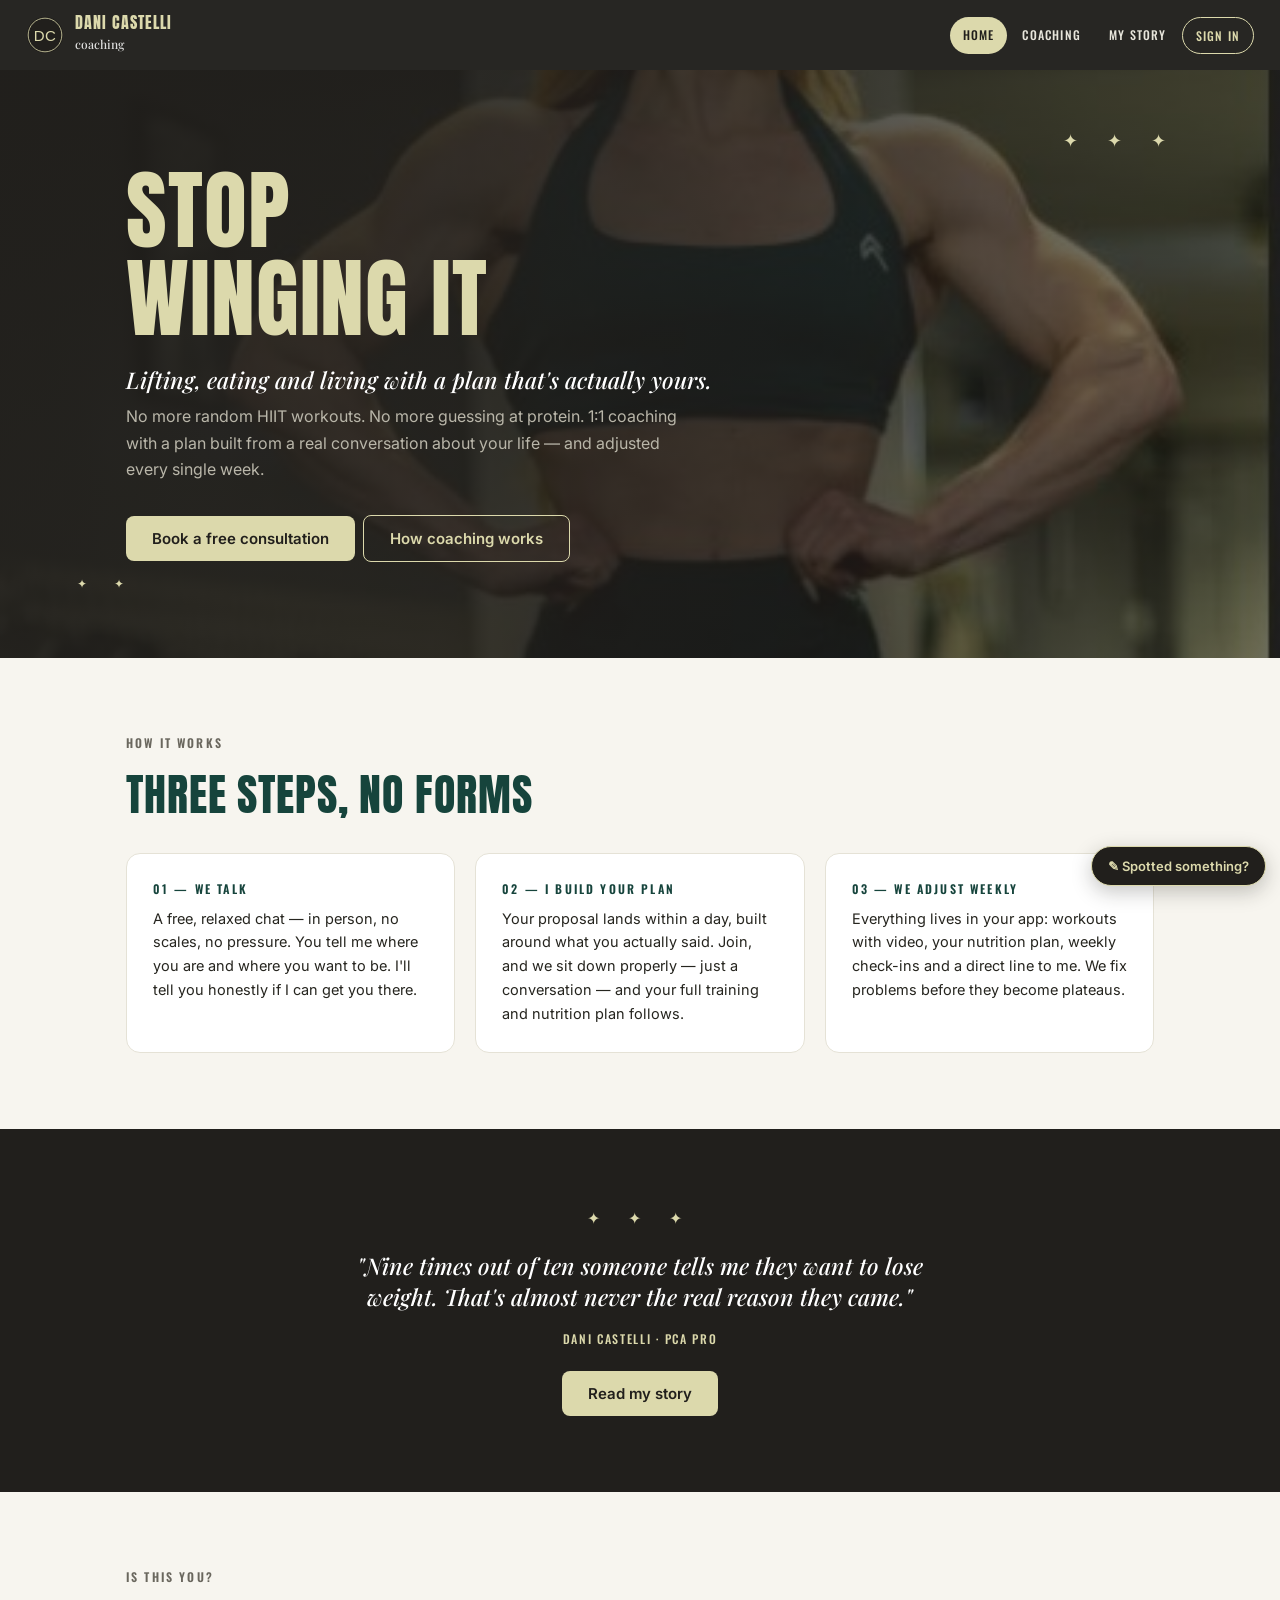
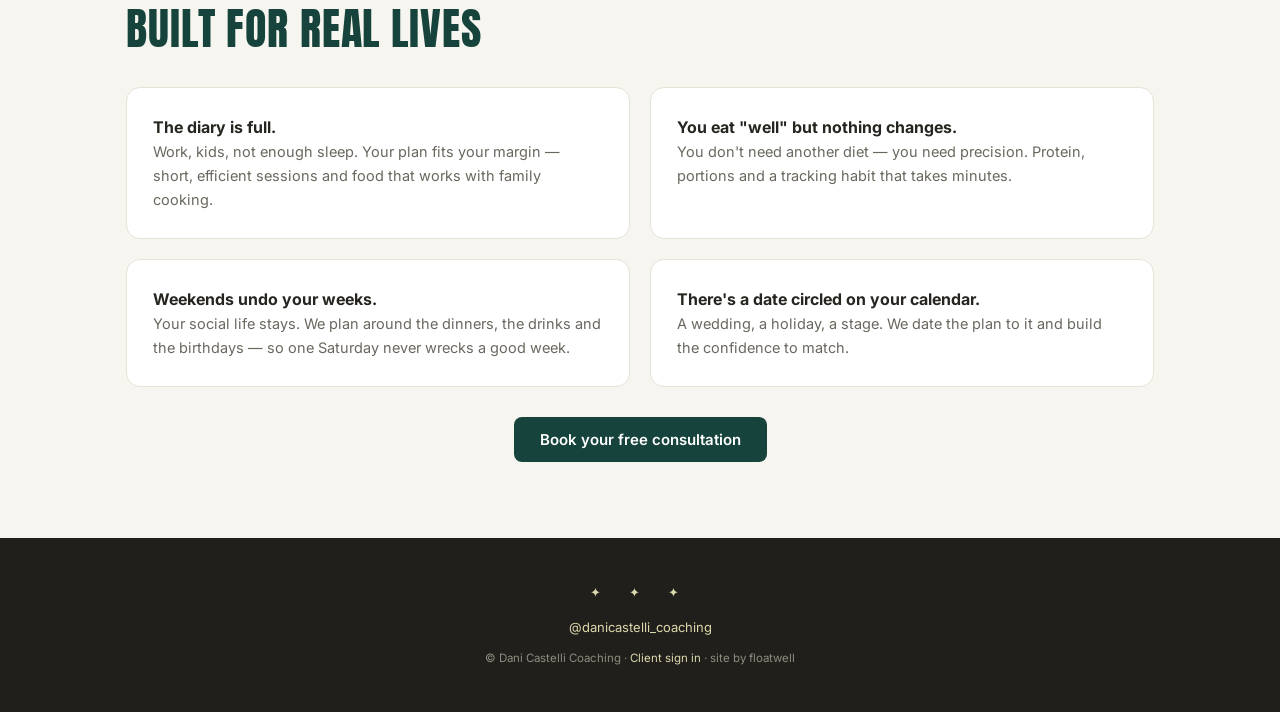
<file: index.html>
<!DOCTYPE html>
<html lang="en-GB">
<head>
<meta charset="utf-8">
<meta name="viewport" content="width=device-width, initial-scale=1">
<title>Dani Castelli Coaching — stop winging it</title>
<meta name="description" content="1:1 coaching with Dani Castelli, PCA Pro. Personal training and nutrition plans built around your life — no more random workouts.">
<meta name="robots" content="noindex"><!-- remove at go-live -->
<link rel="icon" href="assets/logo-roundel.svg" type="image/svg+xml">
<link rel="preconnect" href="https://fonts.googleapis.com">
<link href="https://fonts.googleapis.com/css2?family=Anton&family=Oswald:wght@500;600&family=Playfair+Display:ital,wght@1,500&family=Inter:wght@400;500;600;700&display=swap" rel="stylesheet">
<link rel="stylesheet" href="assets/brand.css">
</head>
<body>
<nav class="site" aria-label="Primary">
  <a class="lockup" href="index.html" aria-label="Dani Castelli Coaching — home">
    <img src="assets/logo-roundel.svg" alt="" width="38" height="38">
    <span class="wm"><b>Dani Castelli</b><i>coaching</i></span>
  </a>
  <div class="links">
    <a href="index.html" aria-current="page">Home</a>
    <a href="coaching.html">Coaching</a>
    <a href="story.html">My story</a>
    <a href="signin.html" class="cta">Sign in</a>
  </div>
</nav>

<div class="hero hero-photo">
  <span class="spark" style="top:56px;right:8%">✦ ✦ ✦</span>
  <span class="spark" style="bottom:64px;left:6%;font-size:12px">✦ ✦</span>
  <div class="wrap">
    <h1 class="display">Stop<br>winging it</h1>
    <p class="sub accent">Lifting, eating and living with a plan that's actually yours.</p>
    <p class="body">No more random HIIT workouts. No more guessing at protein. 1:1 coaching with a plan built from a real conversation about your life — and adjusted every single week.</p>
    <a class="btn bone" data-url="consultBookingUrl" href="#">Book a free consultation</a>&nbsp;
    <a class="btn ghost" href="coaching.html">How coaching works</a>
  </div>
</div>

<section>
  <div class="wrap">
    <div class="kicker">How it works</div>
    <h2 class="title">Three steps, no forms</h2>
    <div class="grid three" style="margin-top:26px">
      <div class="card">
        <div class="kicker" style="color:var(--green)">01 — We talk</div>
        <p style="font-size:14.5px">A free, relaxed chat — in person, no scales, no pressure. You tell me where you are and where you want to be. I'll tell you honestly if I can get you there.</p>
      </div>
      <div class="card">
        <div class="kicker" style="color:var(--green)">02 — I build your plan</div>
        <p style="font-size:14.5px">Your proposal lands within a day, built around what you actually said. Join, and we sit down properly — just a conversation — and your full training and nutrition plan follows.</p>
      </div>
      <div class="card">
        <div class="kicker" style="color:var(--green)">03 — We adjust weekly</div>
        <p style="font-size:14.5px">Everything lives in your app: workouts with video, your nutrition plan, weekly check-ins and a direct line to me. We fix problems before they become plateaus.</p>
      </div>
    </div>
  </div>
</section>

<section style="background:var(--charcoal);color:#fff">
  <div class="wrap" style="text-align:center">
    <span class="spark">✦ ✦ ✦</span>
    <p class="accent" style="max-width:640px;margin:18px auto;color:#fff">"Nine times out of ten someone tells me they want to lose weight. That's almost never the real reason they came."</p>
    <p style="font:500 12px var(--osw);letter-spacing:.14em;text-transform:uppercase;color:var(--bone)">Dani Castelli · PCA Pro</p>
    <p style="margin-top:24px"><a class="btn bone" href="story.html">Read my story</a></p>
  </div>
</section>

<section>
  <div class="wrap">
    <div class="kicker">Is this you?</div>
    <h2 class="title">Built for real lives</h2>
    <div class="grid two" style="margin-top:26px">
      <div class="card"><b>The diary is full.</b><p style="font-size:14.5px;color:var(--muted)">Work, kids, not enough sleep. Your plan fits your margin — short, efficient sessions and food that works with family cooking.</p></div>
      <div class="card"><b>You eat "well" but nothing changes.</b><p style="font-size:14.5px;color:var(--muted)">You don't need another diet — you need precision. Protein, portions and a tracking habit that takes minutes.</p></div>
      <div class="card"><b>Weekends undo your weeks.</b><p style="font-size:14.5px;color:var(--muted)">Your social life stays. We plan around the dinners, the drinks and the birthdays — so one Saturday never wrecks a good week.</p></div>
      <div class="card"><b>There's a date circled on your calendar.</b><p style="font-size:14.5px;color:var(--muted)">A wedding, a holiday, a stage. We date the plan to it and build the confidence to match.</p></div>
    </div>
    <p style="margin-top:30px;text-align:center"><a class="btn" data-url="consultBookingUrl" href="#">Book your free consultation</a></p>
  </div>
</section>

<footer class="site">
  <span class="spark">✦ ✦ ✦</span>
  <a data-url="instagramUrl" href="#">@danicastelli_coaching</a>
  <p class="fine">© Dani Castelli Coaching · <a href="signin.html">Client sign in</a> · site by floatwell</p>
</footer>
<script src="assets/config.js"></script>
<script src="assets/feedback.js"></script>
</body>
</html>
</file>
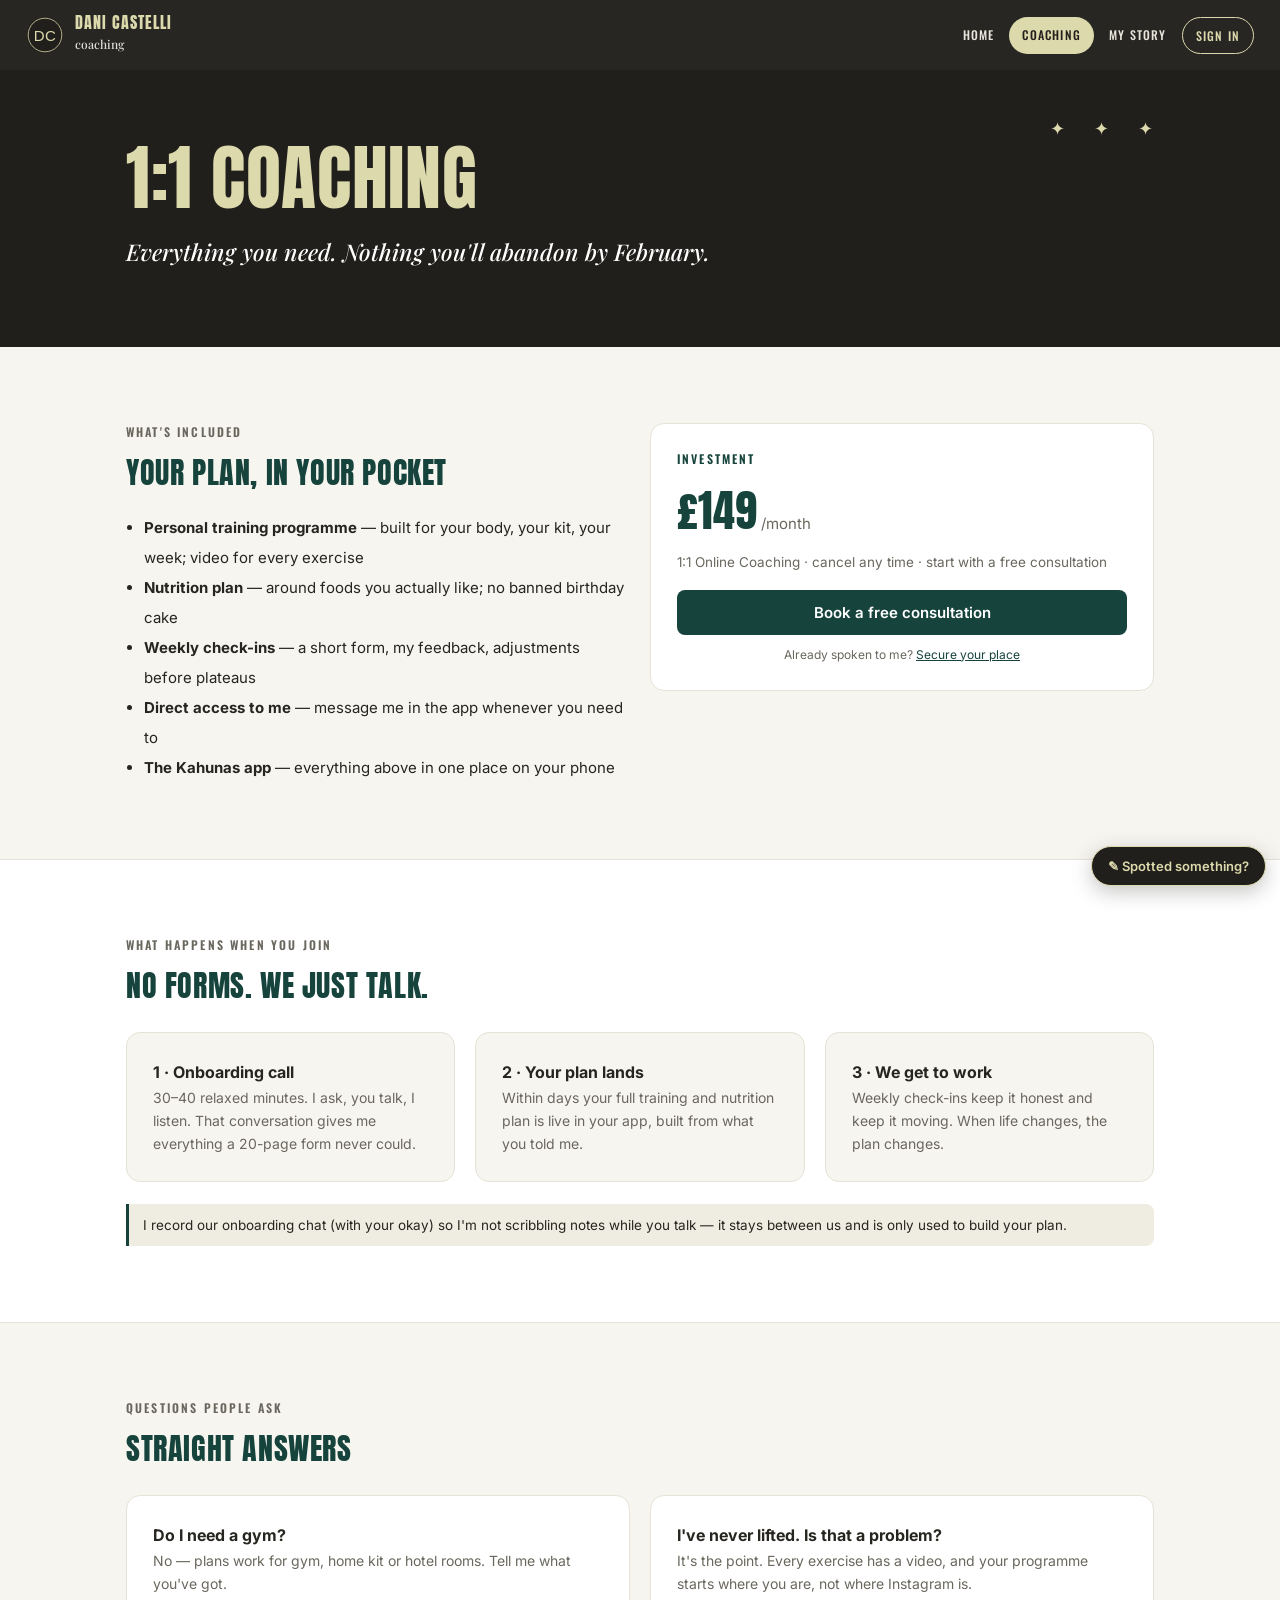
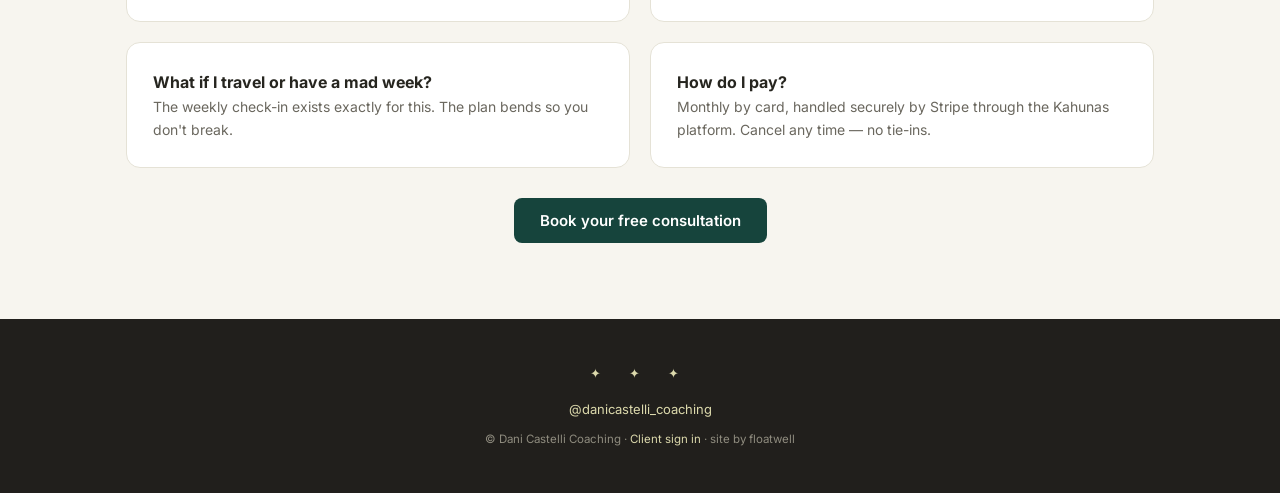
<file: coaching.html>
<!DOCTYPE html>
<html lang="en-GB">
<head>
<meta charset="utf-8">
<meta name="viewport" content="width=device-width, initial-scale=1">
<title>1:1 Coaching — Dani Castelli Coaching</title>
<meta name="description" content="What 1:1 coaching with Dani Castelli includes: personal training plan, nutrition plan, weekly check-ins and direct access — all in the Kahunas app.">
<meta name="robots" content="noindex"><!-- remove at go-live -->
<link rel="icon" href="assets/logo-roundel.svg" type="image/svg+xml">
<link rel="preconnect" href="https://fonts.googleapis.com">
<link href="https://fonts.googleapis.com/css2?family=Anton&family=Oswald:wght@500;600&family=Playfair+Display:ital,wght@1,500&family=Inter:wght@400;500;600;700&display=swap" rel="stylesheet">
<link rel="stylesheet" href="assets/brand.css">
</head>
<body>
<nav class="site" aria-label="Primary">
  <a class="lockup" href="index.html" aria-label="Dani Castelli Coaching — home">
    <img src="assets/logo-roundel.svg" alt="" width="38" height="38">
    <span class="wm"><b>Dani Castelli</b><i>coaching</i></span>
  </a>
  <div class="links">
    <a href="index.html">Home</a>
    <a href="coaching.html" aria-current="page">Coaching</a>
    <a href="story.html">My story</a>
    <a href="signin.html" class="cta">Sign in</a>
  </div>
</nav>

<div class="hero" style="padding:72px 0">
  <span class="spark" style="top:44px;right:9%">✦ ✦ ✦</span>
  <div class="wrap">
    <h1 class="display" style="font-size:clamp(40px,6vw,72px)">1:1 Coaching</h1>
    <p class="sub accent">Everything you need. Nothing you'll abandon by February.</p>
  </div>
</div>

<section>
  <div class="wrap">
    <div class="grid two">
      <div>
        <div class="kicker">What's included</div>
        <h2 class="title" style="font-size:30px">Your plan, in your pocket</h2>
        <ul style="margin:18px 0 0 18px;font-size:15px;line-height:2">
          <li><b>Personal training programme</b> — built for your body, your kit, your week; video for every exercise</li>
          <li><b>Nutrition plan</b> — around foods you actually like; no banned birthday cake</li>
          <li><b>Weekly check-ins</b> — a short form, my feedback, adjustments before plateaus</li>
          <li><b>Direct access to me</b> — message me in the app whenever you need to</li>
          <li><b>The Kahunas app</b> — everything above in one place on your phone</li>
        </ul>
      </div>
      <div class="card" style="align-self:start">
        <div class="kicker" style="color:var(--green)">Investment</div>
        <div style="font:400 44px var(--anton);color:var(--green)">£<span class="bind-price">149</span><span style="font:400 15px var(--inter);color:var(--muted)"> /month</span></div>
        <p style="font-size:13.5px;color:var(--muted);margin:8px 0 16px"><span class="bind-package">1:1 Online Coaching</span> · cancel any time · start with a free consultation</p>
        <a class="btn" data-url="consultBookingUrl" href="#" style="width:100%;text-align:center">Book a free consultation</a>
        <p style="font-size:12px;color:var(--muted);margin-top:10px;text-align:center">Already spoken to me? <a data-url="checkoutUrl" href="#">Secure your place</a></p>
      </div>
    </div>
  </div>
</section>

<section style="background:var(--white);border-top:1px solid var(--line);border-bottom:1px solid var(--line)">
  <div class="wrap">
    <div class="kicker">What happens when you join</div>
    <h2 class="title" style="font-size:30px">No forms. We just talk.</h2>
    <div class="grid three" style="margin-top:24px">
      <div class="card" style="background:var(--paper)"><b>1 · Onboarding call</b><p style="font-size:14px;color:var(--muted)">30–40 relaxed minutes. I ask, you talk, I listen. That conversation gives me everything a 20-page form never could.</p></div>
      <div class="card" style="background:var(--paper)"><b>2 · Your plan lands</b><p style="font-size:14px;color:var(--muted)">Within days your full training and nutrition plan is live in your app, built from what you told me.</p></div>
      <div class="card" style="background:var(--paper)"><b>3 · We get to work</b><p style="font-size:14px;color:var(--muted)">Weekly check-ins keep it honest and keep it moving. When life changes, the plan changes.</p></div>
    </div>
    <div class="note" style="margin-top:22px">I record our onboarding chat (with your okay) so I'm not scribbling notes while you talk — it stays between us and is only used to build your plan.</div>
  </div>
</section>

<section>
  <div class="wrap">
    <div class="kicker">Questions people ask</div>
    <h2 class="title" style="font-size:30px">Straight answers</h2>
    <div class="grid two" style="margin-top:24px">
      <div class="card"><b>Do I need a gym?</b><p style="font-size:14px;color:var(--muted)">No — plans work for gym, home kit or hotel rooms. Tell me what you've got.</p></div>
      <div class="card"><b>I've never lifted. Is that a problem?</b><p style="font-size:14px;color:var(--muted)">It's the point. Every exercise has a video, and your programme starts where you are, not where Instagram is.</p></div>
      <div class="card"><b>What if I travel or have a mad week?</b><p style="font-size:14px;color:var(--muted)">The weekly check-in exists exactly for this. The plan bends so you don't break.</p></div>
      <div class="card"><b>How do I pay?</b><p style="font-size:14px;color:var(--muted)">Monthly by card, handled securely by Stripe through the Kahunas platform. Cancel any time — no tie-ins.</p></div>
    </div>
    <p style="margin-top:30px;text-align:center"><a class="btn" data-url="consultBookingUrl" href="#">Book your free consultation</a></p>
  </div>
</section>

<footer class="site">
  <span class="spark">✦ ✦ ✦</span>
  <a data-url="instagramUrl" href="#">@danicastelli_coaching</a>
  <p class="fine">© Dani Castelli Coaching · <a href="signin.html">Client sign in</a> · site by floatwell</p>
</footer>
<script src="assets/config.js"></script>
<script src="assets/feedback.js"></script>
</body>
</html>
</file>
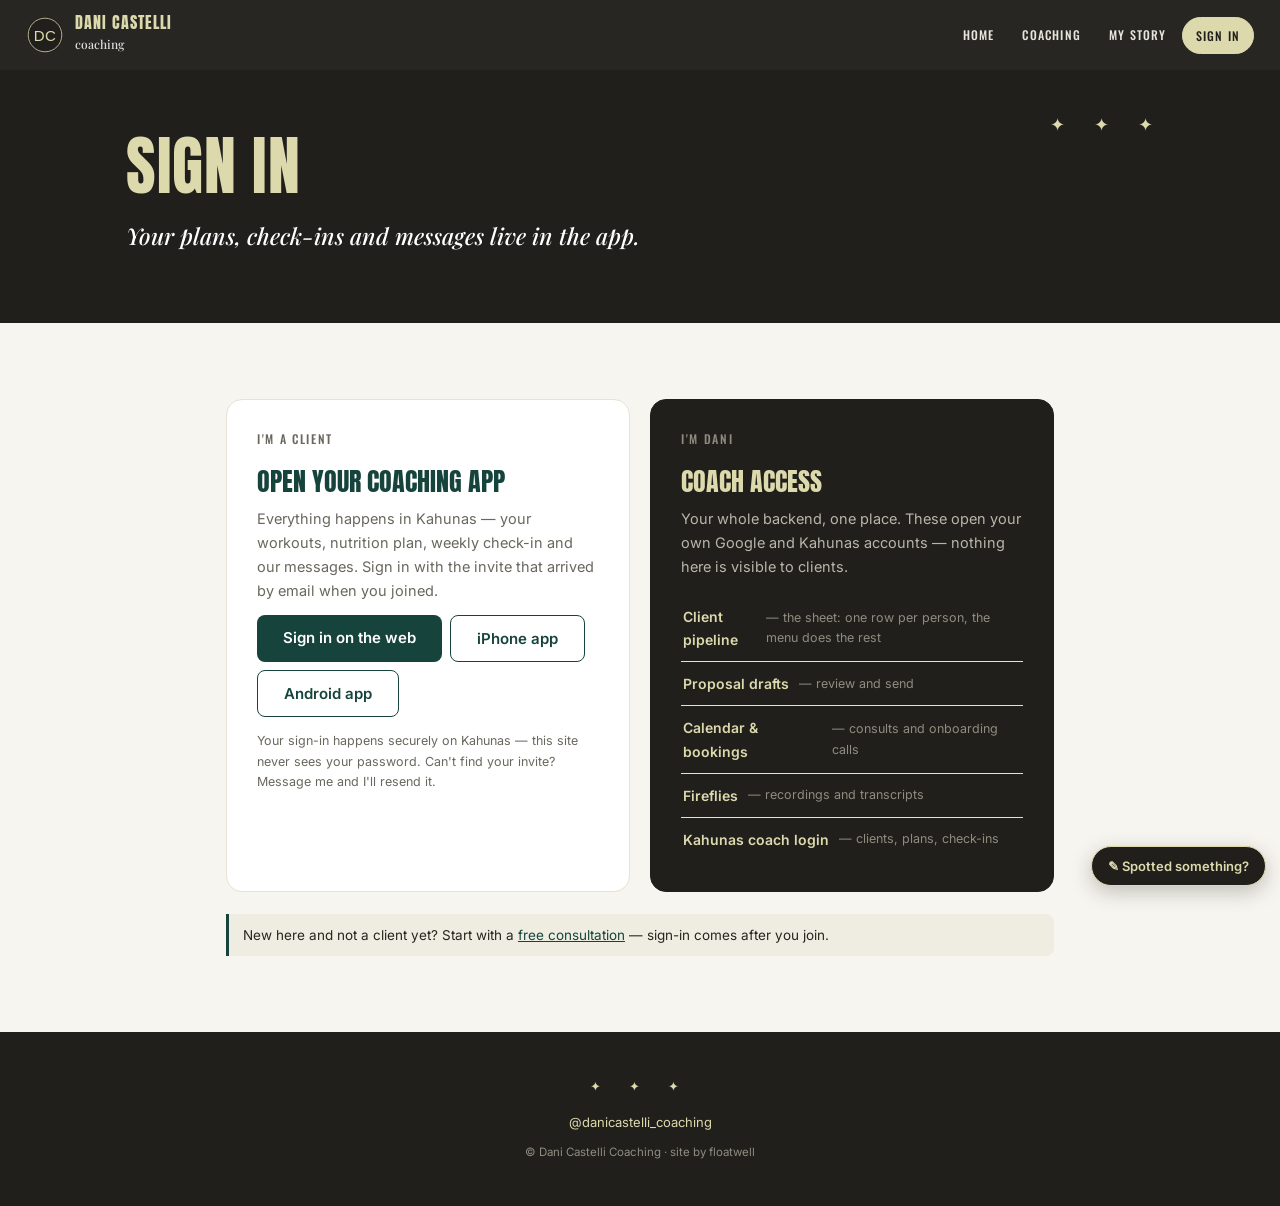
<file: signin.html>
<!DOCTYPE html>
<html lang="en-GB">
<head>
<meta charset="utf-8">
<meta name="viewport" content="width=device-width, initial-scale=1">
<title>Sign in — Dani Castelli Coaching</title>
<meta name="description" content="Client sign in to the Kahunas app, and coach access for Dani.">
<meta name="robots" content="noindex"><!-- keep noindex: utility page -->
<link rel="icon" href="assets/logo-roundel.svg" type="image/svg+xml">
<link rel="preconnect" href="https://fonts.googleapis.com">
<link href="https://fonts.googleapis.com/css2?family=Anton&family=Oswald:wght@500;600&family=Playfair+Display:ital,wght@1,500&family=Inter:wght@400;500;600;700&display=swap" rel="stylesheet">
<link rel="stylesheet" href="assets/brand.css">
<style>
.portal{max-width:880px;margin:0 auto}
.pcard{background:#fff;border:1px solid var(--line);border-radius:16px;padding:30px}
.pcard h2{font:400 26px var(--anton);text-transform:uppercase;color:var(--green);margin-bottom:6px}
.pcard .who{font:500 12px var(--osw);letter-spacing:.14em;text-transform:uppercase;color:var(--muted);margin-bottom:14px}
.applinks{display:flex;gap:8px;flex-wrap:wrap;margin-top:12px}
.backlist{list-style:none;margin-top:14px}
.backlist li{border-top:1px solid var(--line);padding:10px 2px;display:flex;align-items:center;gap:10px;font-size:14px}
.backlist li:first-child{border-top:0}
.backlist a{font-weight:600;text-decoration:none}
.backlist span{color:var(--muted);font-size:12.5px}
</style>
</head>
<body>
<nav class="site" aria-label="Primary">
  <a class="lockup" href="index.html" aria-label="Dani Castelli Coaching — home">
    <img src="assets/logo-roundel.svg" alt="" width="38" height="38">
    <span class="wm"><b>Dani Castelli</b><i>coaching</i></span>
  </a>
  <div class="links">
    <a href="index.html">Home</a>
    <a href="coaching.html">Coaching</a>
    <a href="story.html">My story</a>
    <a href="signin.html" class="cta" aria-current="page">Sign in</a>
  </div>
</nav>

<div class="hero" style="padding:64px 0">
  <span class="spark" style="top:40px;right:9%">✦ ✦ ✦</span>
  <div class="wrap">
    <h1 class="display" style="font-size:clamp(38px,5.5vw,64px)">Sign in</h1>
    <p class="sub accent">Your plans, check-ins and messages live in the app.</p>
  </div>
</div>

<section>
  <div class="wrap portal">
    <div class="grid two">
      <div class="pcard">
        <div class="who">I'm a client</div>
        <h2>Open your coaching app</h2>
        <p style="font-size:14.5px;color:var(--muted)">Everything happens in Kahunas — your workouts, nutrition plan, weekly check-in and our messages. Sign in with the invite that arrived by email when you joined.</p>
        <div class="applinks">
          <a class="btn" data-url="kahunasLoginUrl" href="#">Sign in on the web</a>
          <a class="btn ghost-g" data-url="appStoreUrl" href="#">iPhone app</a>
          <a class="btn ghost-g" data-url="playStoreUrl" href="#">Android app</a>
        </div>
        <p style="font-size:12.5px;color:var(--muted);margin-top:14px">Your sign-in happens securely on Kahunas — this site never sees your password. Can't find your invite? Message me and I'll resend it.</p>
      </div>
      <div class="pcard" style="background:var(--charcoal);border-color:var(--charcoal)">
        <div class="who" style="color:#8F8C7F">I'm Dani</div>
        <h2 style="color:var(--bone)">Coach access</h2>
        <p style="font-size:14.5px;color:#B9B6A9">Your whole backend, one place. These open your own Google and Kahunas accounts — nothing here is visible to clients.</p>
        <ul class="backlist" style="margin-top:16px">
          <li><a data-url="pipelineSheetUrl" href="#" style="color:var(--bone)">Client pipeline</a><span style="color:#8F8C7F">— the sheet: one row per person, the menu does the rest</span></li>
          <li><a data-url="gmailDraftsUrl" href="#" style="color:var(--bone)">Proposal drafts</a><span style="color:#8F8C7F">— review and send</span></li>
          <li><a data-url="calendarUrl" href="#" style="color:var(--bone)">Calendar &amp; bookings</a><span style="color:#8F8C7F">— consults and onboarding calls</span></li>
          <li><a data-url="firefliesUrl" href="#" style="color:var(--bone)">Fireflies</a><span style="color:#8F8C7F">— recordings and transcripts</span></li>
          <li><a data-url="kahunasLoginUrl" href="#" style="color:var(--bone)">Kahunas coach login</a><span style="color:#8F8C7F">— clients, plans, check-ins</span></li>
        </ul>
      </div>
    </div>
    <div class="note" style="margin-top:22px">New here and not a client yet? Start with a <a data-url="consultBookingUrl" href="#">free consultation</a> — sign-in comes after you join.</div>
  </div>
</section>

<footer class="site">
  <span class="spark">✦ ✦ ✦</span>
  <a data-url="instagramUrl" href="#">@danicastelli_coaching</a>
  <p class="fine">© Dani Castelli Coaching · site by floatwell</p>
</footer>
<script src="assets/config.js"></script>
<script src="assets/feedback.js"></script>
</body>
</html>
</file>
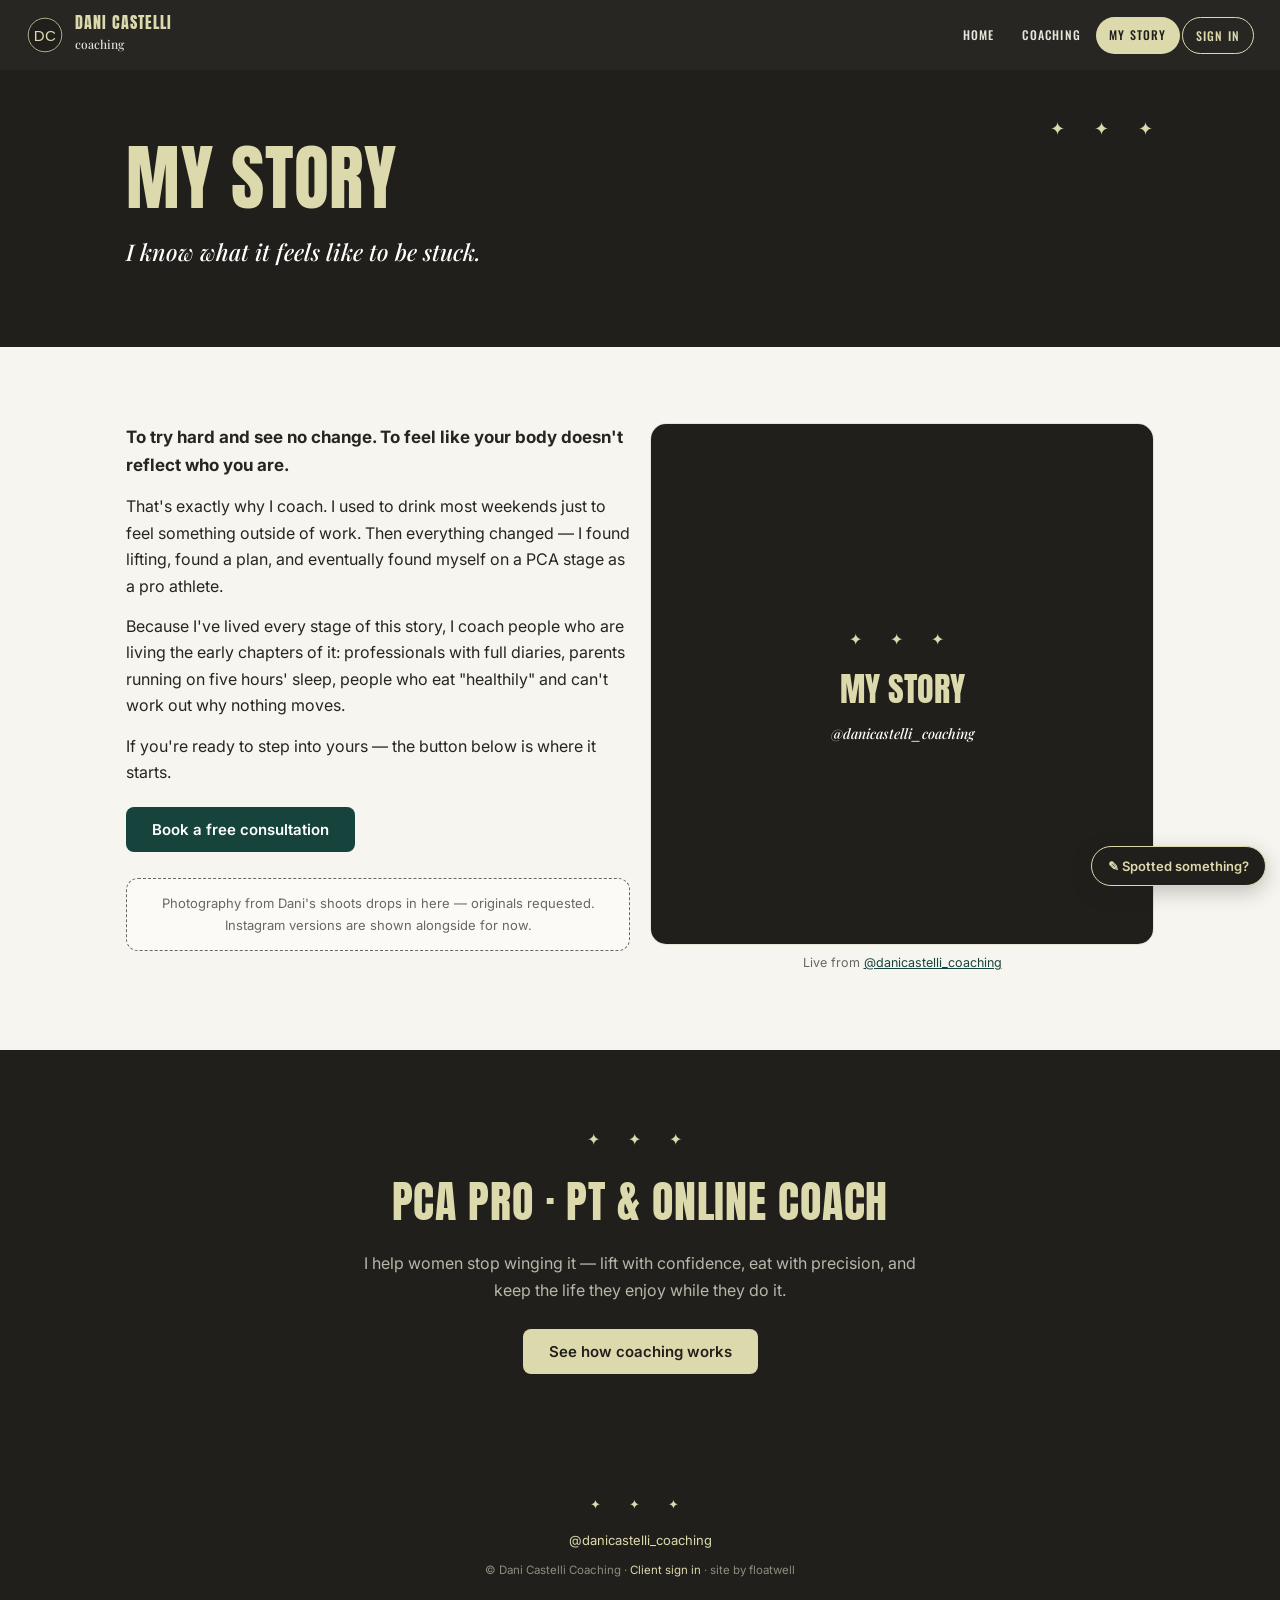
<file: story.html>
<!DOCTYPE html>
<html lang="en-GB">
<head>
<meta charset="utf-8">
<meta name="viewport" content="width=device-width, initial-scale=1">
<title>My story — Dani Castelli Coaching</title>
<meta name="description" content="From stuck to PCA Pro. Why Dani Castelli coaches, and why she believes nobody should be winging it.">
<meta name="robots" content="noindex"><!-- remove at go-live -->
<link rel="icon" href="assets/logo-roundel.svg" type="image/svg+xml">
<link rel="preconnect" href="https://fonts.googleapis.com">
<link href="https://fonts.googleapis.com/css2?family=Anton&family=Oswald:wght@500;600&family=Playfair+Display:ital,wght@1,500&family=Inter:wght@400;500;600;700&display=swap" rel="stylesheet">
<link rel="stylesheet" href="assets/brand.css">
<style>
.ig-embed{border:1px solid var(--line);border-radius:16px;overflow:hidden;background:#fff;position:relative;min-height:520px}
.ig-embed iframe{width:100%;height:520px;border:0;display:block;position:relative;z-index:2}
.ig-fallback{position:absolute;inset:0;background:var(--charcoal);display:flex;flex-direction:column;align-items:center;justify-content:center;gap:10px;color:var(--bone);z-index:1;text-align:center;padding:24px}
.ig-fallback .big{font:400 34px var(--anton);text-transform:uppercase}
</style>
</head>
<body>
<nav class="site" aria-label="Primary">
  <a class="lockup" href="index.html" aria-label="Dani Castelli Coaching — home">
    <img src="assets/logo-roundel.svg" alt="" width="38" height="38">
    <span class="wm"><b>Dani Castelli</b><i>coaching</i></span>
  </a>
  <div class="links">
    <a href="index.html">Home</a>
    <a href="coaching.html">Coaching</a>
    <a href="story.html" aria-current="page">My story</a>
    <a href="signin.html" class="cta">Sign in</a>
  </div>
</nav>

<div class="hero" style="padding:72px 0">
  <span class="spark" style="top:44px;right:9%">✦ ✦ ✦</span>
  <div class="wrap">
    <h1 class="display" style="font-size:clamp(40px,6vw,72px)">My story</h1>
    <p class="sub accent">I know what it feels like to be stuck.</p>
  </div>
</div>

<section>
  <div class="wrap">
    <div class="grid two" style="align-items:start">
      <div>
        <p style="font-size:17px;margin-bottom:14px"><b>To try hard and see no change. To feel like your body doesn't reflect who you are.</b></p>
        <p style="margin-bottom:14px">That's exactly why I coach. I used to drink most weekends just to feel something outside of work. Then everything changed — I found lifting, found a plan, and eventually found myself on a PCA stage as a pro athlete.</p>
        <p style="margin-bottom:14px">Because I've lived every stage of this story, I coach people who are living the early chapters of it: professionals with full diaries, parents running on five hours' sleep, people who eat "healthily" and can't work out why nothing moves.</p>
        <p style="margin-bottom:22px">If you're ready to step into yours — the button below is where it starts.</p>
        <a class="btn" data-url="consultBookingUrl" href="#">Book a free consultation</a>
        <div class="placeholder" style="margin-top:26px">Photography from Dani's shoots drops in here — originals requested. Instagram versions are shown alongside for now.</div>
      </div>
      <div>
        <div class="ig-embed">
          <div class="ig-fallback" aria-hidden="true"><span class="spark">✦ ✦ ✦</span><span class="big">My story</span><span style="font:500 14px var(--pf);font-style:italic;color:#fff">@danicastelli_coaching</span></div>
          <iframe title="Instagram — My story, @danicastelli_coaching" src="https://www.instagram.com/p/DW4bjW1jeWe/embed" loading="lazy"></iframe>
        </div>
        <p style="font-size:12.5px;color:var(--muted);margin-top:8px;text-align:center">Live from <a data-url="instagramUrl" href="#">@danicastelli_coaching</a></p>
      </div>
    </div>
  </div>
</section>

<section style="background:var(--charcoal);color:#fff;text-align:center">
  <div class="wrap">
    <span class="spark">✦ ✦ ✦</span>
    <h2 class="title" style="color:var(--bone);margin:16px 0">PCA Pro · PT &amp; online coach</h2>
    <p style="color:#B9B6A9;max-width:560px;margin:0 auto 26px">I help women stop winging it — lift with confidence, eat with precision, and keep the life they enjoy while they do it.</p>
    <a class="btn bone" href="coaching.html">See how coaching works</a>
  </div>
</section>

<footer class="site">
  <span class="spark">✦ ✦ ✦</span>
  <a data-url="instagramUrl" href="#">@danicastelli_coaching</a>
  <p class="fine">© Dani Castelli Coaching · <a href="signin.html">Client sign in</a> · site by floatwell</p>
</footer>
<script src="assets/config.js"></script>
<script src="assets/feedback.js"></script>
</body>
</html>
</file>
<file: assets/brand.css>
/* Dani Castelli Coaching — brand stylesheet (canonical tokens from DESIGN-V1) */
:root{
  --charcoal:#211F1C; --charcoal-2:#2C2A26; --bone:#DCD9AC; --green:#16443C; --green-2:#0F332D;
  --paper:#F7F5EF; --white:#FFFFFF; --ink:#26251F; --muted:#6A675E; --line:#E5E2D6; --clay:#8A4B3B;
  --anton:'Anton',sans-serif; --osw:'Oswald',sans-serif; --pf:'Playfair Display',serif; --inter:'Inter',sans-serif;
}
*{box-sizing:border-box;margin:0;padding:0}
html{scroll-behavior:smooth}
@media(prefers-reduced-motion:reduce){html{scroll-behavior:auto}*{transition:none!important;animation:none!important}}
body{font-family:var(--inter);background:var(--paper);color:var(--ink);font-size:16px;line-height:1.65}
a{color:var(--green)}
:focus-visible{outline:2px solid var(--green);outline-offset:3px;border-radius:4px}
img{max-width:100%}
.wrap{max-width:1080px;margin:0 auto;padding:0 26px}
section{padding:76px 0}
.kicker{font:600 12px var(--osw);letter-spacing:.18em;text-transform:uppercase;color:var(--muted);margin-bottom:10px}
h1.display{font:400 clamp(46px,7vw,88px)/1 var(--anton);text-transform:uppercase;letter-spacing:.01em;color:var(--bone)}
h2.title{font:400 clamp(30px,4vw,44px) var(--anton);text-transform:uppercase;letter-spacing:.02em;color:var(--green)}
.accent{font:500 clamp(18px,2.2vw,23px) var(--pf);font-style:italic}
.btn{display:inline-block;background:var(--green);color:#fff;font:600 15px var(--inter);padding:13px 26px;border-radius:8px;text-decoration:none;border:0;cursor:pointer}
.btn:hover{background:var(--green-2)}
.btn.bone{background:var(--bone);color:var(--charcoal)} .btn.bone:hover{background:#CFCB98}
.btn.ghost{background:transparent;border:1.5px solid var(--bone);color:var(--bone)} .btn.ghost:hover{background:rgba(220,217,172,.12)}
.btn.ghost-g{background:transparent;border:1.5px solid var(--green);color:var(--green)} .btn.ghost-g:hover{background:rgba(22,68,60,.07)}
.card{background:var(--white);border:1px solid var(--line);border-radius:14px;padding:26px}
.spark{color:var(--bone);letter-spacing:12px}
.chip{display:inline-block;font:500 11px var(--osw);letter-spacing:.07em;text-transform:uppercase;padding:4px 11px;border-radius:999px;border:1px solid var(--line);color:var(--muted);background:#fff}

/* nav */
nav.site{position:sticky;top:0;z-index:50;background:rgba(33,31,28,.97);backdrop-filter:blur(6px);padding:14px 26px;display:flex;align-items:center;gap:12px}
nav.site .lockup{display:flex;align-items:center;gap:11px;text-decoration:none}
nav.site .lockup .wm b{display:block;font:400 16px var(--anton);letter-spacing:.06em;text-transform:uppercase;color:var(--bone);line-height:1}
nav.site .lockup .wm i{font:500 12px var(--pf);color:#fff;opacity:.85}
nav.site .links{margin-left:auto;display:flex;gap:2px;flex-wrap:wrap}
nav.site .links a{font:500 12px var(--osw);letter-spacing:.1em;text-transform:uppercase;color:#E8E6DC;text-decoration:none;padding:9px 13px;border-radius:999px}
nav.site .links a:hover{color:var(--bone);background:var(--charcoal-2)}
nav.site .links a[aria-current="page"]{background:var(--bone);color:var(--charcoal)}
nav.site .links a.cta{border:1.5px solid var(--bone);color:var(--bone)}
nav.site .links a.cta[aria-current="page"]{color:var(--charcoal)}

/* hero band */
.hero{background:var(--charcoal);color:#fff;padding:96px 0;position:relative;overflow:hidden}
.hero .spark{position:absolute;font-size:18px}
/* photographic hero (home) — Dani's image behind the text, darkened to the IG register.
   Replace assets/hero.jpg with an original from her shoots when supplied. */
.hero.hero-photo{background:
  linear-gradient(100deg, rgba(33,31,28,.97) 0%, rgba(33,31,28,.86) 46%, rgba(33,31,28,.55) 100%),
  url('hero.jpg') 72% 18% / cover no-repeat var(--charcoal)}
@media(max-width:760px){.hero.hero-photo{background:
  linear-gradient(rgba(33,31,28,.88), rgba(33,31,28,.82)),
  url('hero.jpg') center 6% / cover no-repeat var(--charcoal)}}
.hero p.sub{margin:22px 0 8px;color:#fff}
.hero p.body{color:#B9B6A9;max-width:560px;margin-bottom:32px}

/* footer */
footer.site{background:var(--charcoal);color:#8F8C7F;padding:44px 26px;text-align:center;font-size:13px}
footer.site .spark{display:block;margin-bottom:14px}
footer.site a{color:var(--bone);text-decoration:none}
footer.site .fine{margin-top:10px;font-size:11.5px}

/* helpers */
.grid{display:grid;gap:20px}
@media(min-width:760px){.grid.two{grid-template-columns:1fr 1fr}.grid.three{grid-template-columns:1fr 1fr 1fr}}
.note{background:#EFEDE2;border-left:3px solid var(--green);padding:10px 14px;font-size:13.5px;border-radius:0 8px 8px 0}
.placeholder{border:1.5px dashed var(--muted);border-radius:12px;padding:14px;text-align:center;color:var(--muted);font-size:13px;background:rgba(255,255,255,.5)}
</file>
